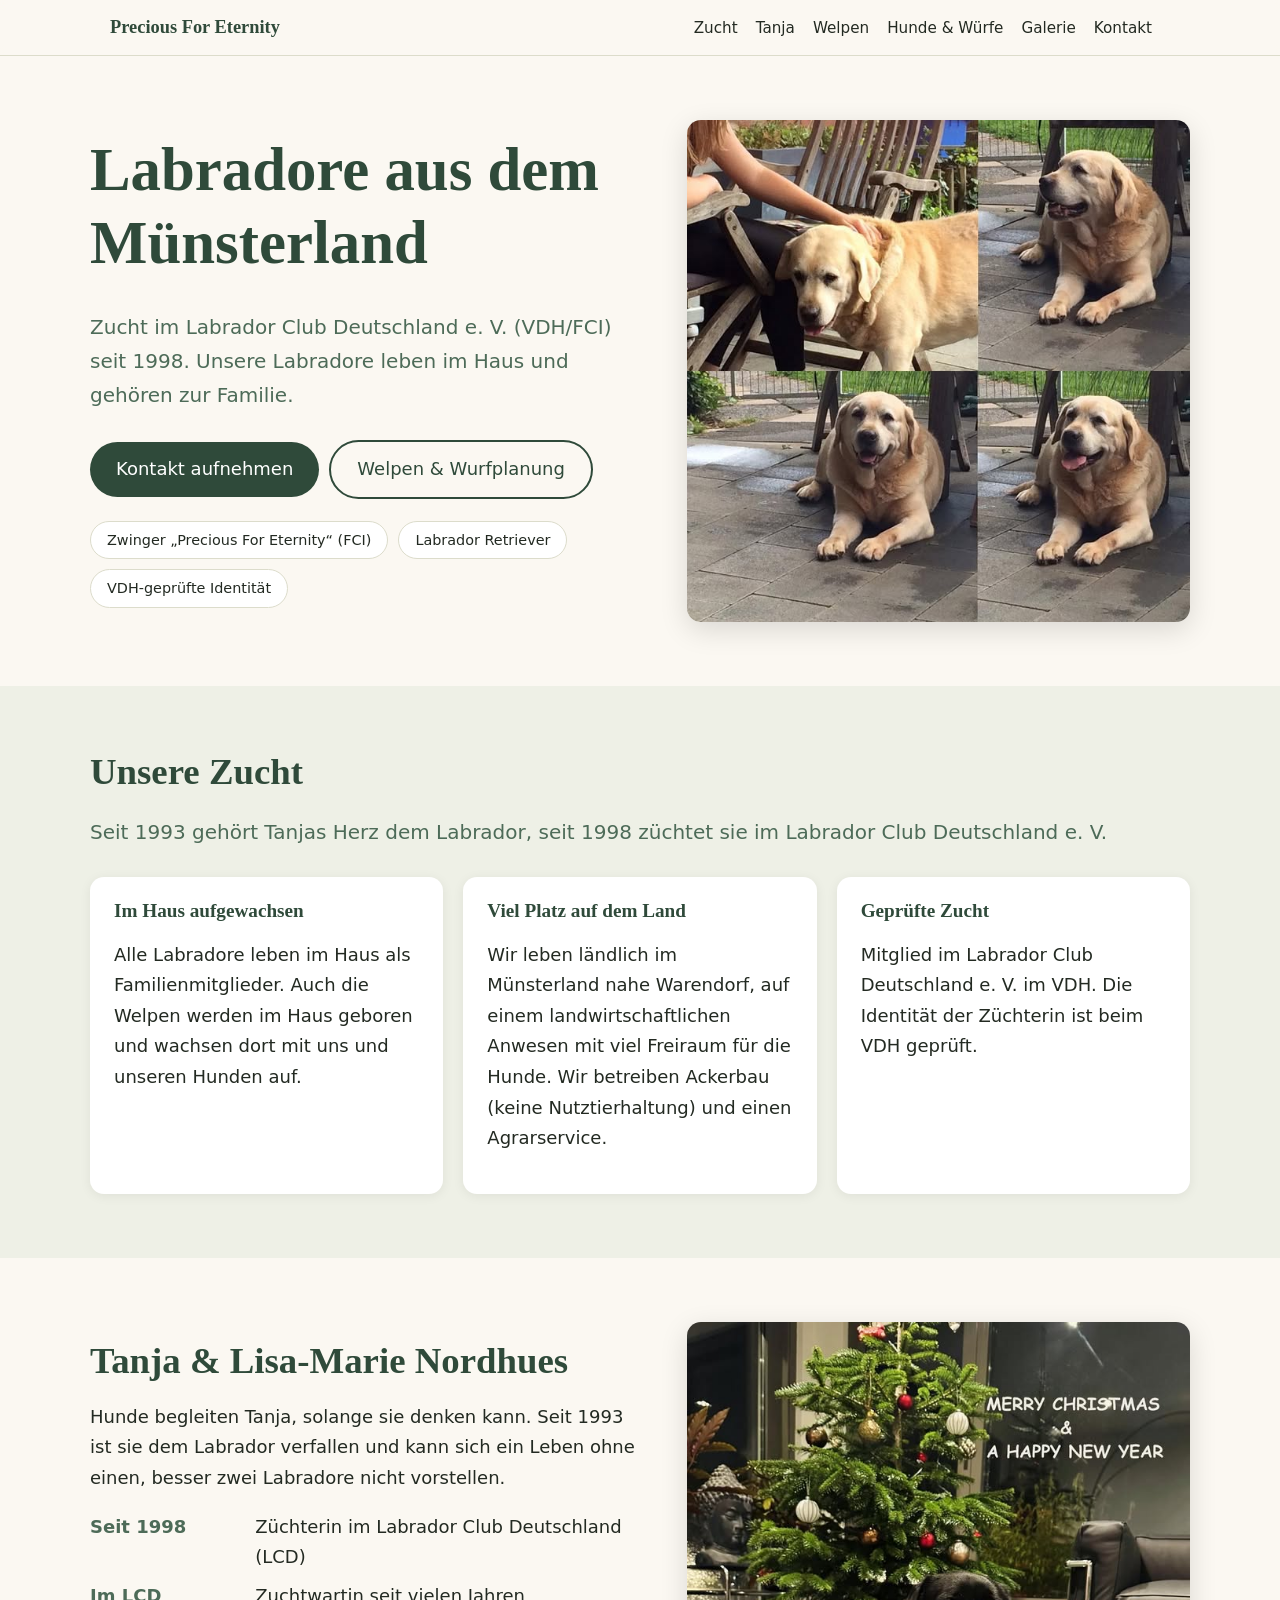
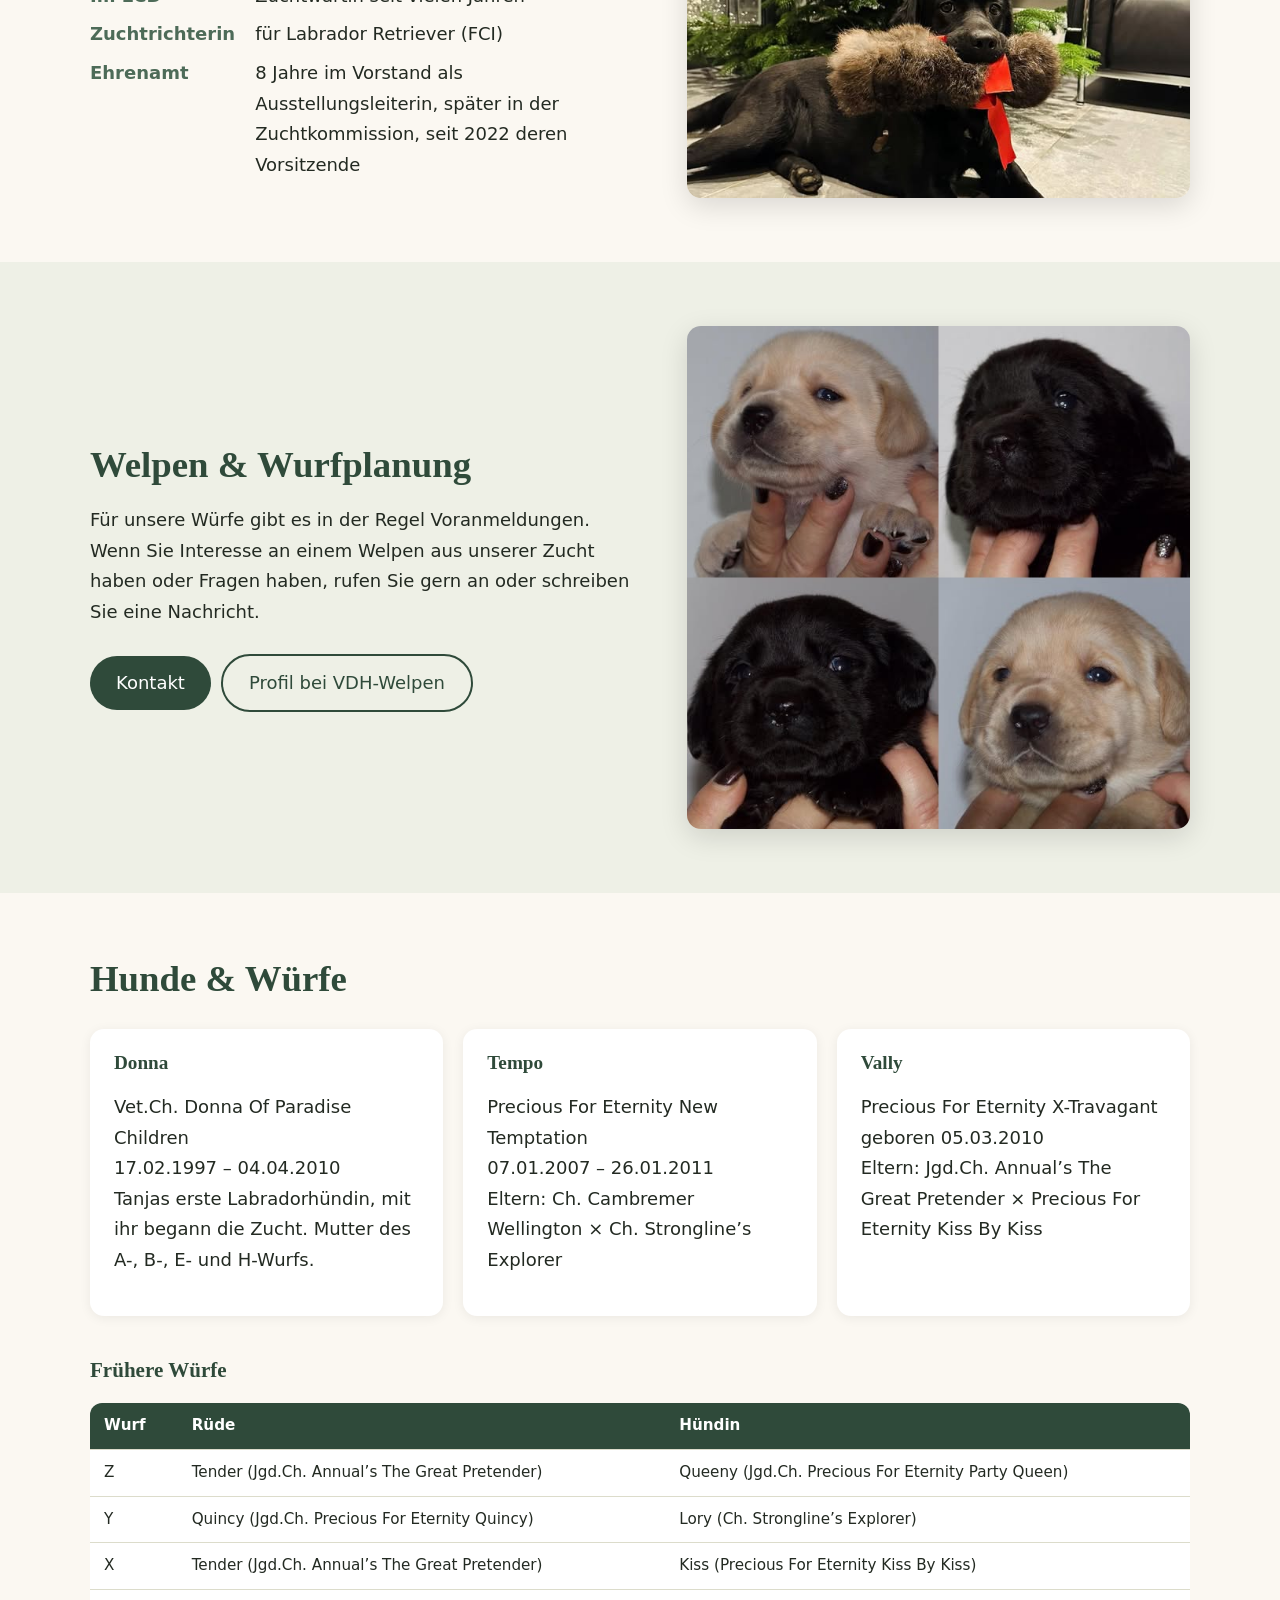
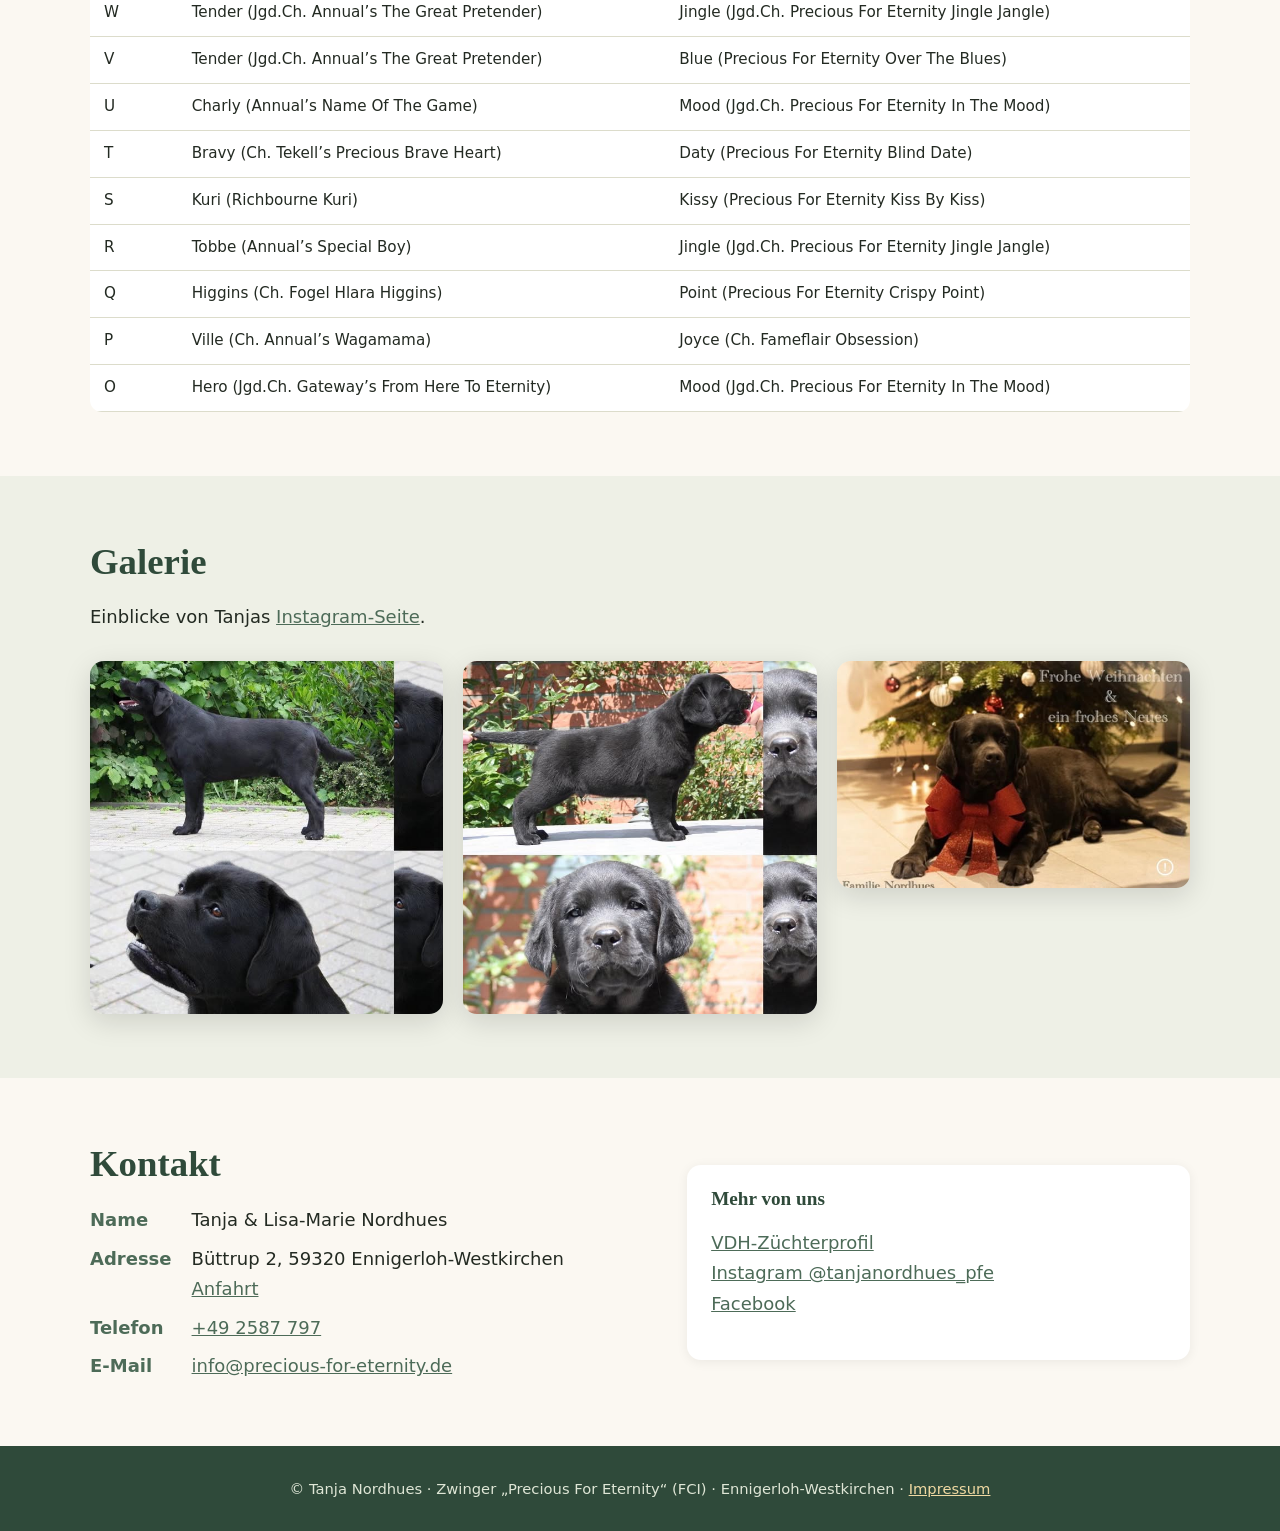
<file: index.html>
<!doctype html>
<html lang="de"><head><meta charset="utf-8"><meta name="viewport" content="width=device-width,initial-scale=1">
<title>Precious For Eternity – Labrador-Zucht</title>
<meta name="description" content="Labrador-Zucht Precious For Eternity von Tanja Nordhues im Labrador Club Deutschland (VDH/FCI) in Ennigerloh-Westkirchen, Münsterland.">
<link rel="stylesheet" href="css/style.css"></head><body>
<header><div class="bar"><a class="logo" href="#top">Precious For Eternity</a>
<nav><a href="#zucht">Zucht</a><a href="#tanja">Tanja</a><a href="#welpen">Welpen</a><a href="#hunde">Hunde &amp; Würfe</a><a href="#galerie">Galerie</a><a href="#kontakt">Kontakt</a></nav></div></header>

<section id="top"><div class="in two"><div>
<h1>Labradore aus dem Münsterland</h1>
<p class="lead">Zucht im Labrador Club Deutschland e.&nbsp;V. (VDH/FCI) seit 1998. Unsere Labradore leben im Haus und gehören zur Familie.</p>
<a class="btn" href="#kontakt">Kontakt aufnehmen</a><a class="btn alt" href="#welpen">Welpen &amp; Wurfplanung</a>
<ul class="badges"><li>Zwinger „Precious For Eternity“ (FCI)</li><li>Labrador Retriever</li><li>VDH-geprüfte Identität</li></ul></div>
<img class="photo" src="img/gelbe-labrador.jpg" alt="Gelbe Labradorhündin liegt auf der Terrasse"></div></section>

<section id="zucht"><div class="in"><h2>Unsere Zucht</h2>
<p class="lead">Seit 1993 gehört Tanjas Herz dem Labrador, seit 1998 züchtet sie im Labrador Club Deutschland e.&nbsp;V.</p>
<div class="cards">
<div class="card"><h3>Im Haus aufgewachsen</h3><p>Alle Labradore leben im Haus als Familienmitglieder. Auch die Welpen werden im Haus geboren und wachsen dort mit uns und unseren Hunden auf.</p></div>
<div class="card"><h3>Viel Platz auf dem Land</h3><p>Wir leben ländlich im Münsterland nahe Warendorf, auf einem landwirtschaftlichen Anwesen mit viel Freiraum für die Hunde. Wir betreiben Ackerbau (keine Nutztierhaltung) und einen Agrarservice.</p></div>
<div class="card"><h3>Geprüfte Zucht</h3><p>Mitglied im Labrador Club Deutschland e.&nbsp;V. im VDH. Die Identität der Züchterin ist beim VDH geprüft.</p></div></div></div></section>

<section id="tanja"><div class="in two"><div>
<h2>Tanja &amp; Lisa-Marie Nordhues</h2>
<p>Hunde begleiten Tanja, solange sie denken kann. Seit 1993 ist sie dem Labrador verfallen und kann sich ein Leben ohne einen, besser zwei Labradore nicht vorstellen.</p>
<dl><dt>Seit 1998</dt><dd>Züchterin im Labrador Club Deutschland (LCD)</dd>
<dt>Im LCD</dt><dd>Zuchtwartin seit vielen Jahren</dd>
<dt>Zuchtrichterin</dt><dd>für Labrador Retriever (FCI)</dd>
<dt>Ehrenamt</dt><dd>8 Jahre im Vorstand als Ausstellungsleiterin, später in der Zuchtkommission, seit 2022 deren Vorsitzende</dd></dl></div>
<img class="photo" src="img/hund-weihnachten-2.jpg" alt="Schwarzer Labrador liegt vor einem Weihnachtsbaum"></div></section>

<section id="welpen"><div class="in two"><div>
<h2>Welpen &amp; Wurfplanung</h2>
<p>Für unsere Würfe gibt es in der Regel Voranmeldungen. Wenn Sie Interesse an einem Welpen aus unserer Zucht haben oder Fragen haben, rufen Sie gern an oder schreiben Sie eine Nachricht.</p>
<a class="btn" href="#kontakt">Kontakt</a><a class="btn alt" href="https://welpen.vdh.de/hunderassen/rasselexikon/zuechter/tanja-nordhues" target="_blank" rel="noopener">Profil bei VDH-Welpen</a></div>
<img class="photo" src="img/welpen.jpg" alt="Gelbe und schwarze Labrador-Welpen"></div></section>

<section id="hunde"><div class="in"><h2>Hunde &amp; Würfe</h2>
<div class="cards" id="hunde-karten"></div>
<h3 style="margin-top:2em">Frühere Würfe</h3>
<div class="wrap"><table><thead><tr><th>Wurf</th><th>Rüde</th><th>Hündin</th></tr></thead><tbody id="wuerfe-tabelle"></tbody></table></div></div></section>

<section id="galerie"><div class="in"><h2>Galerie</h2>
<p>Einblicke von Tanjas <a href="https://www.instagram.com/tanjanordhues_pfe/" target="_blank" rel="noopener">Instagram-Seite</a>.</p>
<div class="gallery">
<img class="photo" src="img/schwarz-2.jpg" alt="Schwarzer Labrador im Stand und Porträt">
<img class="photo" src="img/schwarz-1.jpg" alt="Schwarzer Labrador-Welpe im Stand und Porträt">
<img class="photo" src="img/hund-weihnachten-1.jpg" alt="Schwarzer Labrador mit roter Schleife zu Weihnachten"></div></div></section>

<section id="kontakt"><div class="in two"><div>
<h2>Kontakt</h2>
<dl><dt>Name</dt><dd>Tanja &amp; Lisa-Marie Nordhues</dd>
<dt>Adresse</dt><dd>Büttrup 2, 59320 Ennigerloh-Westkirchen<br><a href="https://maps.google.de/maps?q=51.8824,8.00193" target="_blank" rel="noopener">Anfahrt</a></dd>
<dt>Telefon</dt><dd><a href="tel:+492587797">+49 2587 797</a></dd>
<dt>E-Mail</dt><dd><a href="mailto:info@precious-for-eternity.de">info@precious-for-eternity.de</a></dd></dl></div>
<div class="card"><h3>Mehr von uns</h3><p>
<a href="https://welpen.vdh.de/hunderassen/rasselexikon/zuechter/tanja-nordhues" target="_blank" rel="noopener">VDH-Züchterprofil</a><br>
<a href="https://www.instagram.com/tanjanordhues_pfe/" target="_blank" rel="noopener">Instagram @tanjanordhues_pfe</a><br>
<a href="https://www.facebook.com/p/Tanja-Nordhues-100092405541659/" target="_blank" rel="noopener">Facebook</a></p></div></div></section>

<footer>© Tanja Nordhues · Zwinger „Precious For Eternity“ (FCI) · Ennigerloh-Westkirchen · <a href="impressum.html">Impressum</a></footer>
<script src="data.js"></script>
<script>
const e=t=>t.replace(/&/g,"&amp;").replace(/</g,"&lt;");
document.getElementById("hunde-karten").innerHTML=SITE.hunde.map(h=>`<div class="card"><h3>${e(h.name)}</h3><p>${e(h.titel)}<br>${e(h.daten)}<br>${e(h.text)}</p></div>`).join("");
document.getElementById("wuerfe-tabelle").innerHTML=SITE.wuerfe.map(w=>`<tr><td>${e(w[0])}</td><td>${e(w[1])}</td><td>${e(w[2])}</td></tr>`).join("");
</script>
</body></html>
</file>
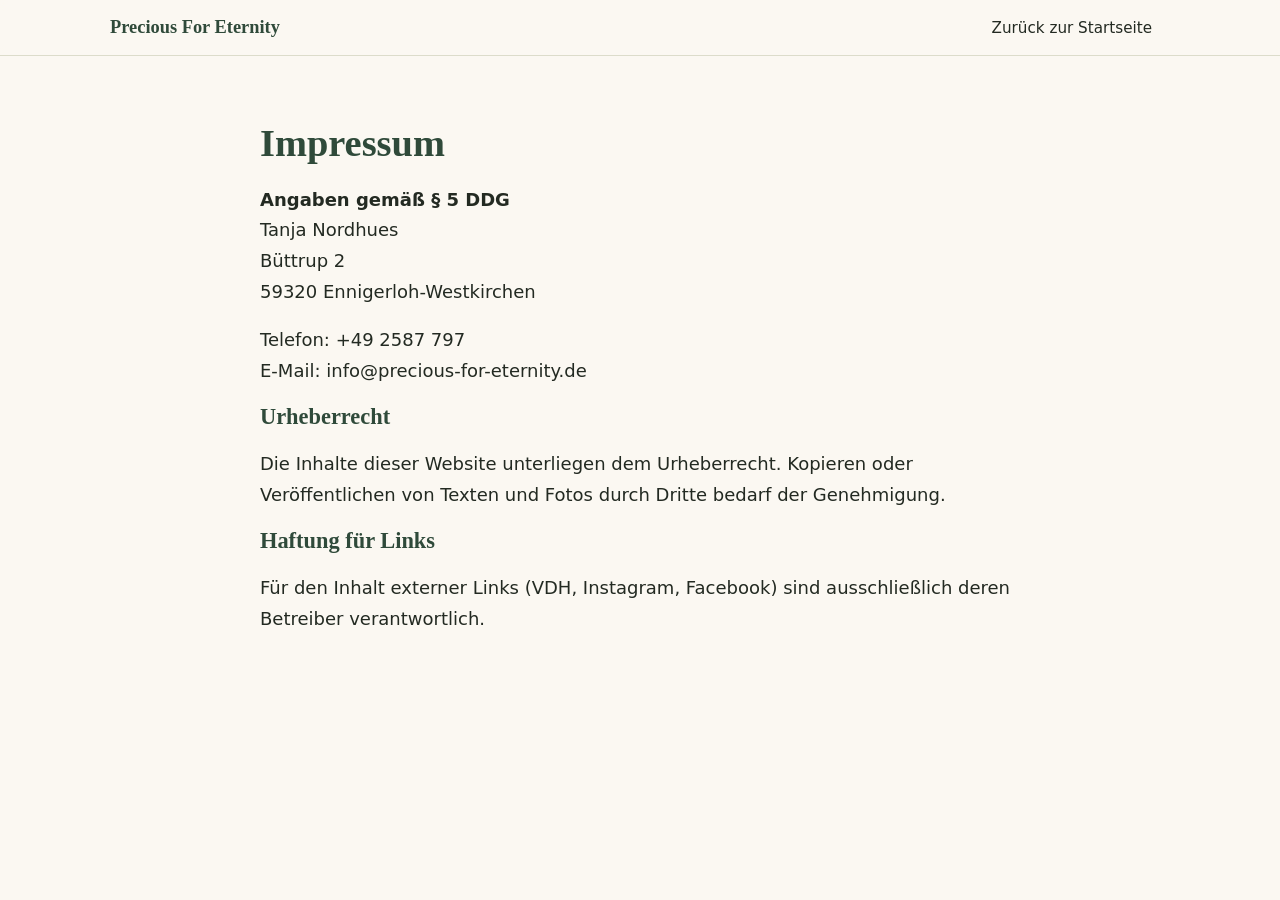
<file: impressum.html>
<!doctype html>
<html lang="de"><head><meta charset="utf-8"><meta name="viewport" content="width=device-width,initial-scale=1">
<title>Impressum – Precious For Eternity</title>
<link rel="stylesheet" href="css/style.css"></head><body>
<header><div class="bar"><a class="logo" href="index.html">Precious For Eternity</a><nav><a href="index.html">Zurück zur Startseite</a></nav></div></header>
<section><div class="in" style="max-width:760px">
<h1 style="font-size:2.4rem">Impressum</h1>
<p><b>Angaben gemäß § 5 DDG</b><br>Tanja Nordhues<br>Büttrup 2<br>59320 Ennigerloh-Westkirchen</p>
<p>Telefon: +49 2587 797<br>E-Mail: info@precious-for-eternity.de</p>
<h2 style="font-size:1.4rem">Urheberrecht</h2>
<p>Die Inhalte dieser Website unterliegen dem Urheberrecht. Kopieren oder Veröffentlichen von Texten und Fotos durch Dritte bedarf der Genehmigung.</p>
<h2 style="font-size:1.4rem">Haftung für Links</h2>
<p>Für den Inhalt externer Links (VDH, Instagram, Facebook) sind ausschließlich deren Betreiber verantwortlich.</p>
</div></section></body></html>
</file>
<file: css/style.css>
:root{--bg:#fbf8f2;--ink:#232a22;--green:#2f4a3a;--green2:#4d6b58;--gold:#b5832f;--soft:#eef0e6;--line:#dcdccb}
*{box-sizing:border-box}
html{scroll-behavior:smooth;scroll-padding-top:70px}
body{margin:0;font:18px/1.7 system-ui,'Segoe UI',Roboto,sans-serif;color:var(--ink);background:var(--bg)}
h1,h2,h3{font-family:Georgia,'Times New Roman',serif;color:var(--green);line-height:1.2;margin:0 0 .5em}
h1{font-size:clamp(2.2rem,6vw,3.8rem)}
h2{font-size:clamp(1.7rem,4vw,2.3rem)}
a{color:var(--green2)}
header{position:sticky;top:0;z-index:10;background:#fbf8f2ee;backdrop-filter:blur(6px);border-bottom:1px solid var(--line)}
.bar{max-width:1100px;margin:auto;padding:12px 20px;display:flex;flex-wrap:wrap;gap:6px 22px;align-items:center;justify-content:space-between}
.logo{font:600 1.15rem Georgia,serif;color:var(--green);text-decoration:none}
nav a{color:var(--ink);text-decoration:none;margin-right:18px;font-size:.95rem}
nav a:hover{color:var(--gold)}
section{padding:64px 20px}
section:nth-of-type(even){background:var(--soft)}
.in{max-width:1100px;margin:auto}
.two{display:grid;gap:44px;grid-template-columns:1.1fr 1fr;align-items:center}
@media(max-width:800px){.two{grid-template-columns:1fr;gap:28px}}
.photo{width:100%;height:auto;display:block;border-radius:14px;box-shadow:0 8px 28px #0002}
.lead{font-size:1.25rem;color:var(--green2)}
.btn{display:inline-block;background:var(--green);color:#fff;padding:12px 26px;border-radius:40px;text-decoration:none;margin:8px 10px 0 0}
.btn.alt{background:transparent;color:var(--green);border:2px solid var(--green)}
.badges{display:flex;flex-wrap:wrap;gap:10px;margin:22px 0 0;padding:0;list-style:none}
.badges li{background:#fff;border:1px solid var(--line);border-radius:30px;padding:6px 16px;font-size:.9rem}
.cards{display:grid;gap:20px;grid-template-columns:repeat(auto-fit,minmax(250px,1fr));margin-top:28px}
.card{background:#fff;border-radius:14px;padding:22px 24px;box-shadow:0 2px 12px #0001}
.card h3{font-size:1.2rem}
.gallery{display:grid;gap:20px;grid-template-columns:repeat(auto-fit,minmax(280px,1fr));align-items:start;margin-top:28px}
.status{border-left:5px solid var(--gold);background:#fff;padding:16px 22px;border-radius:0 12px 12px 0;margin:22px 0}
.wrap{overflow-x:auto;margin-top:20px}
table{width:100%;border-collapse:collapse;background:#fff;border-radius:12px;overflow:hidden;font-size:.95rem}
th,td{padding:10px 14px;text-align:left;border-bottom:1px solid var(--line);vertical-align:top}
th{background:var(--green);color:#fff}
dl{display:grid;grid-template-columns:auto 1fr;gap:8px 20px;margin:0}
dt{color:var(--green2);font-weight:600}dd{margin:0}
footer{background:var(--green);color:#dfe6d6;text-align:center;padding:30px 20px;font-size:.92rem}
footer a{color:#f0d9a2}
</file>
